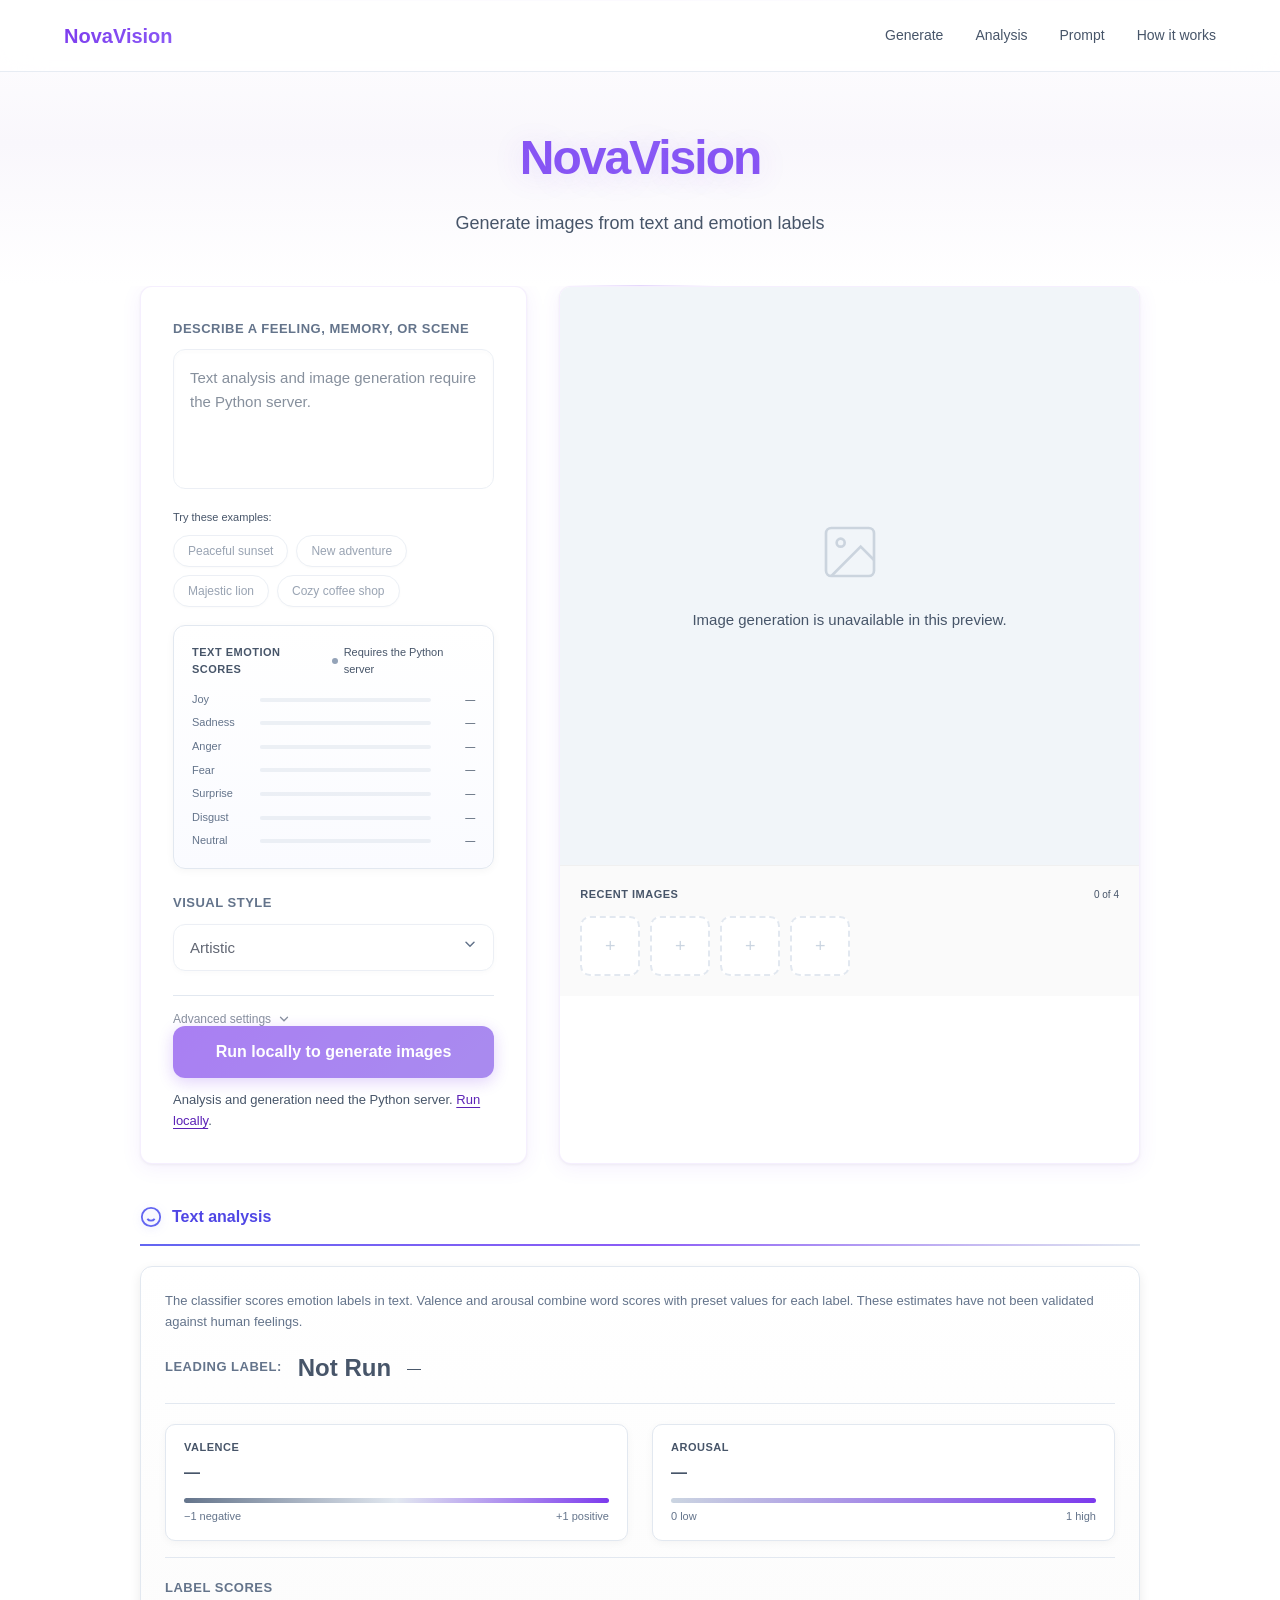
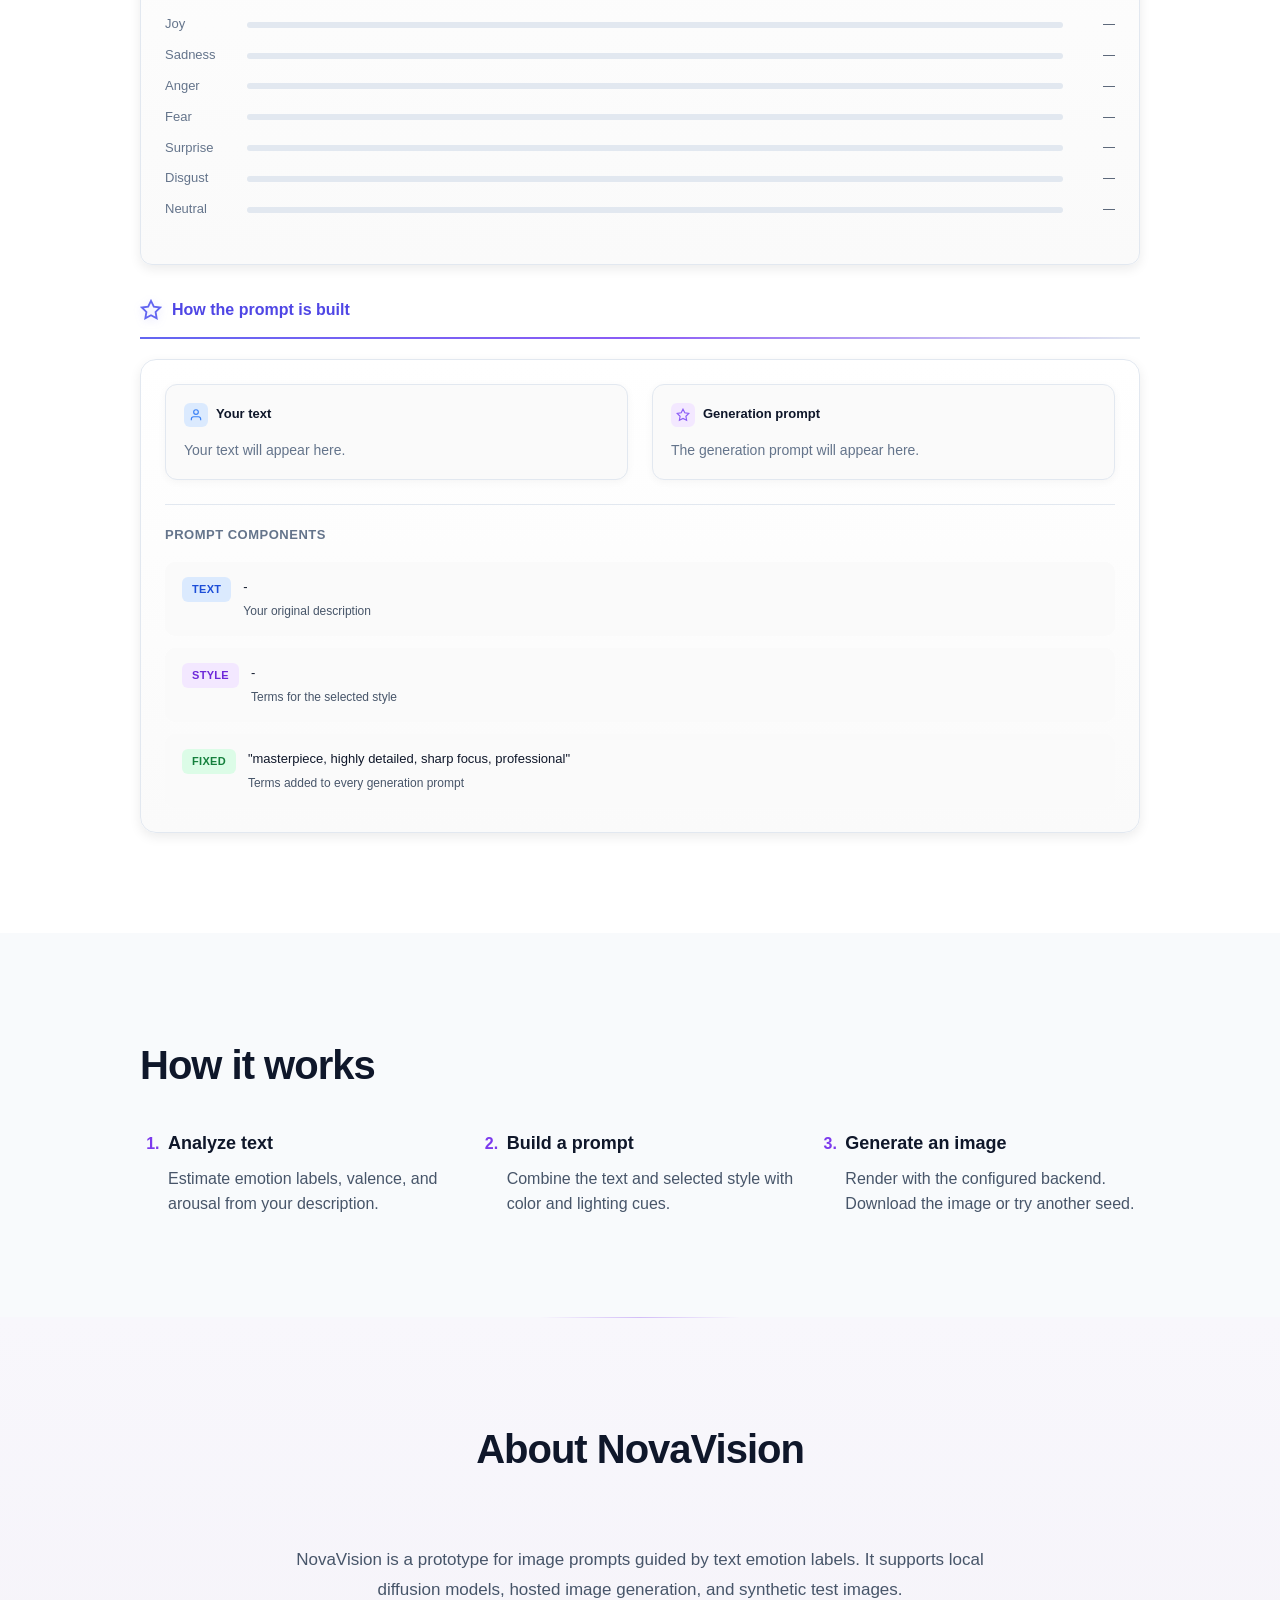
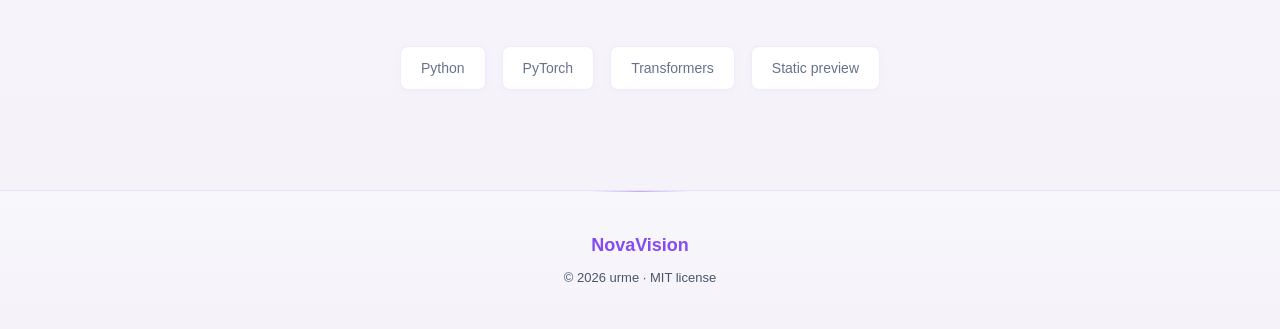
<file: docs/index.html>
<!DOCTYPE html>
<html lang="en" data-preview="true">
<head>
    <meta charset="UTF-8">
    <meta name="viewport" content="width=device-width, initial-scale=1.0">

    <meta http-equiv="Content-Security-Policy" content="default-src 'self'; script-src 'self'; style-src 'self' 'unsafe-inline'; img-src 'self' data:; connect-src 'self'; base-uri 'none'; form-action 'self'">
    <title>NovaVision - Emotion-guided image generation</title>

    <link rel="stylesheet" href="styles.css">
    <link rel="icon" href="favicon.svg" type="image/svg+xml">
</head>
<body>

    <nav id="navbar" aria-label="Main navigation">
        <div class="nav-container">
            <span class="nav-logo">NovaVision</span>
            <div class="nav-links">
                <a href="#try-it">Generate</a>
                <a href="#analysisSection">Analysis</a>
                <a href="#prompt-section">Prompt</a>
                <a href="#how-it-works">How it works</a>
            </div>
        </div>
    </nav>

    <header class="app-header">
        <h1 class="app-header-title">NovaVision</h1>
        <p class="app-header-subtitle">Generate images from text and emotion labels</p>
    </header>

    <main>

    <section id="try-it">
        <div class="section-container">
            <div class="app-container">
                <div class="app-card input-card">
                    <div class="form-group">
                        <label class="form-label" for="emotionInput">Describe a feeling, memory, or scene</label>
                        <textarea id="emotionInput" minlength="3" maxlength="4000" placeholder="For example: I feel peaceful watching the sunset."></textarea>
                        <div class="example-prompts">
                            <div class="example-prompts-label">Try these examples:</div>
                            <div class="example-chips">
                                <button class="example-chip" data-prompt="I feel peaceful watching the sunset">Peaceful sunset</button>
                                <button class="example-chip" data-prompt="Excited about starting a new adventure">New adventure</button>
                                <button class="example-chip" data-prompt="A majestic lion in the savanna">Majestic lion</button>
                                <button class="example-chip" data-prompt="Cozy coffee shop on a rainy day">Cozy coffee shop</button>
                            </div>
                        </div>
                        <div class="live-emotions">
                            <div class="live-emotions-header">
                                <span class="live-emotions-title">Text emotion scores</span>
                                <span class="live-emotions-status" id="liveStatus" role="status">
                                    <span class="dot"></span>
                                    <span id="liveStatusText">Ready</span>
                                </span>
                            </div>
                            <div class="live-emotion-bars muted" id="liveEmotionBars">
                                <div class="live-emotion-bar">
                                    <span class="live-emotion-name">Joy</span>
                                    <div class="live-emotion-track"><div class="live-emotion-fill muted"></div></div>
                                    <span class="live-emotion-value">—</span>
                                </div>
                                <div class="live-emotion-bar">
                                    <span class="live-emotion-name">Sadness</span>
                                    <div class="live-emotion-track"><div class="live-emotion-fill muted"></div></div>
                                    <span class="live-emotion-value">—</span>
                                </div>
                                <div class="live-emotion-bar">
                                    <span class="live-emotion-name">Anger</span>
                                    <div class="live-emotion-track"><div class="live-emotion-fill muted"></div></div>
                                    <span class="live-emotion-value">—</span>
                                </div>
                                <div class="live-emotion-bar">
                                    <span class="live-emotion-name">Fear</span>
                                    <div class="live-emotion-track"><div class="live-emotion-fill muted"></div></div>
                                    <span class="live-emotion-value">—</span>
                                </div>
                                <div class="live-emotion-bar">
                                    <span class="live-emotion-name">Surprise</span>
                                    <div class="live-emotion-track"><div class="live-emotion-fill muted"></div></div>
                                    <span class="live-emotion-value">—</span>
                                </div>
                                <div class="live-emotion-bar">
                                    <span class="live-emotion-name">Disgust</span>
                                    <div class="live-emotion-track"><div class="live-emotion-fill muted"></div></div>
                                    <span class="live-emotion-value">—</span>
                                </div>
                                <div class="live-emotion-bar">
                                    <span class="live-emotion-name">Neutral</span>
                                    <div class="live-emotion-track"><div class="live-emotion-fill muted"></div></div>
                                    <span class="live-emotion-value">—</span>
                                </div>
                            </div>
                            <div class="live-emotions-tip" id="liveTip">
                                <svg viewBox="0 0 24 24" fill="none" stroke="currentColor" stroke-width="2"><circle cx="12" cy="12" r="10"/><line x1="12" y1="16" x2="12" y2="12"/><line x1="12" y1="8" x2="12.01" y2="8"/></svg>
                                These scores estimate emotion labels in text.
                            </div>
                        </div>
                    </div>
                    <div class="form-group">
                        <label class="form-label" for="styleSelect">Visual style</label>
                        <div class="select-wrapper">
                            <select id="styleSelect">
                                <option value="artistic">Artistic</option>
                                <option value="nature">Nature</option>
                                <option value="abstract">Abstract</option>
                                <option value="dreamscape">Dreamscape</option>
                                <option value="photorealistic">Photorealistic</option>
                            </select>
                            <span class="select-arrow">
                                <svg width="16" height="16" viewBox="0 0 16 16" fill="none">
                                    <path d="M4 6L8 10L12 6" stroke="currentColor" stroke-width="1.5" stroke-linecap="round"/>
                                </svg>
                            </span>
                        </div>
                    </div>
                    <div class="advanced-settings">
                        <button class="advanced-toggle" id="advancedToggle" aria-expanded="false" aria-controls="advancedContent">
                            <span>Advanced settings</span>
                            <svg viewBox="0 0 16 16" fill="none">
                                <path d="M4 6L8 10L12 6" stroke="currentColor" stroke-width="1.5" stroke-linecap="round"/>
                            </svg>
                        </button>
                        <div class="advanced-content" id="advancedContent">
                            <div class="seed-control">
                                <label class="seed-label" for="seedInput">Seed:</label>
                                <input type="text" class="seed-input" id="seedInput" placeholder="Random (leave empty)">
                                <button class="copy-seed-btn" id="copySeedBtn" aria-live="polite">Copy seed</button>
                            </div>
                            <div class="seed-control">
                                <label class="seed-label" for="tokenInput">API token:</label>
                                <input type="password" class="seed-input" id="tokenInput" placeholder="Required for a public server" autocomplete="off">
                            </div>
                            <div class="used-seed-display" id="usedSeedDisplay">Last used seed: <span id="lastSeedValue">-</span></div>
                        </div>
                    </div>

                    <button class="generate-btn" id="generateBtn">
                        <span class="spinner"></span>
                        <span class="btn-text">Generate image</span>
                    </button>
                    <p class="preview-note" id="previewNotice" hidden>
                        Analysis and generation need the Python server.
                        <a href="https://github.com/urmeo/nova-vision#run">Run locally</a>.
                    </p>

                    <div class="error-display" id="errorDisplay" role="alert">
                        <div class="error-message">
                            <svg class="error-icon" viewBox="0 0 24 24" fill="none" stroke="currentColor" stroke-width="2">
                                <circle cx="12" cy="12" r="10"/>
                                <line x1="12" y1="8" x2="12" y2="12"/>
                                <line x1="12" y1="16" x2="12.01" y2="16"/>
                            </svg>
                            <div>
                                <div class="error-text" id="errorText">Generation failed. Try again.</div>
                                <div class="error-details" id="errorDetails"></div>
                            </div>
                        </div>
                        <button class="retry-btn" id="retryBtn">
                            <svg viewBox="0 0 24 24" fill="none" stroke="currentColor" stroke-width="2">
                                <polyline points="23 4 23 10 17 10"/>
                                <path d="M20.49 15a9 9 0 1 1-2.12-9.36L23 10"/>
                            </svg>
                            Try again
                        </button>
                    </div>
                </div>
                <div class="app-card output-card">
                    <p class="visually-hidden" id="generationStatus" role="status" aria-atomic="true"></p>
                    <div class="image-display" id="imageDisplay">
                        <div class="skeleton-loader" id="skeletonLoader"></div>
                        <div class="loading-overlay" id="loadingOverlay">
                            <div class="loading-spinner-large"></div>
                            <div class="loading-text">Generating image...</div>
                            <div class="loading-subtext">The server analyzes text, builds a prompt, and renders an image. Time depends on the backend and device.</div>
                        </div>
                        <div class="image-placeholder" id="placeholder">
                            <svg class="placeholder-icon" viewBox="0 0 24 24" fill="none" stroke="currentColor" stroke-width="1">
                                <rect x="3" y="3" width="18" height="18" rx="2" ry="2"/>
                                <circle cx="8.5" cy="8.5" r="1.5"/>
                                <polyline points="21 15 16 10 5 21"/>
                            </svg>
                            <p class="placeholder-text">Your image will appear here</p>
                        </div>
                        <img id="generatedImage" alt="Generated image">
                    </div>
                    <div class="generation-time" id="generationTime">
                        Generated in <span class="time-value" id="generationTimeValue">0.0</span> seconds
                    </div>

                    <div class="download-actions" id="downloadActions">
                        <button class="download-btn primary" id="downloadImageBtn">
                            <svg viewBox="0 0 24 24" fill="none" stroke="currentColor" stroke-width="2">
                                <path d="M21 15v4a2 2 0 0 1-2 2H5a2 2 0 0 1-2-2v-4"/>
                                <polyline points="7 10 12 15 17 10"/>
                                <line x1="12" y1="15" x2="12" y2="3"/>
                            </svg>
                            Download image
                        </button>
                        <button class="download-btn" id="downloadReportBtn">
                            <svg viewBox="0 0 24 24" fill="none" stroke="currentColor" stroke-width="2">
                                <path d="M14 2H6a2 2 0 0 0-2 2v16a2 2 0 0 0 2 2h12a2 2 0 0 0 2-2V8z"/>
                                <polyline points="14 2 14 8 20 8"/>
                                <line x1="16" y1="13" x2="8" y2="13"/>
                                <line x1="16" y1="17" x2="8" y2="17"/>
                            </svg>
                            Download report
                        </button>
                        <button class="regenerate-btn" id="regenerateBtn">
                            <svg viewBox="0 0 24 24" fill="none" stroke="currentColor" stroke-width="2">
                                <polyline points="23 4 23 10 17 10"/>
                                <path d="M20.49 15a9 9 0 1 1-2.12-9.36L23 10"/>
                            </svg>
                            New variation
                        </button>
                    </div>
                    <div class="image-history" id="imageHistory">
                        <div class="history-header">
                            <span class="history-title">Recent images</span>
                            <span class="history-count" id="historyCount">0 of 4</span>
                        </div>
                        <div class="history-thumbnails" id="historyThumbnails">
                            <div class="history-placeholder">+</div>
                            <div class="history-placeholder">+</div>
                            <div class="history-placeholder">+</div>
                            <div class="history-placeholder">+</div>
                        </div>
                    </div>
                </div>
            </div>
            <div class="analysis-section" id="analysisSection">
                <h2 class="analysis-header">
                    <svg viewBox="0 0 24 24" fill="none" stroke="currentColor" stroke-width="2">
                        <circle cx="12" cy="12" r="10"/>
                        <path d="M8 14s1.5 2 4 2 4-2 4-2"/>
                        <line x1="9" y1="9" x2="9.01" y2="9"/>
                        <line x1="15" y1="9" x2="15.01" y2="9"/>
                    </svg>
                    <span>Text analysis</span>
                </h2>
                <div class="analysis-content">
                    <p class="analysis-scope">The classifier scores emotion labels in text. Valence and arousal combine word scores with preset values for each label. These estimates have not been validated against human feelings.</p>

                    <div class="primary-emotion-display">
                        <span class="primary-emotion-label">Leading label:</span>
                        <span class="primary-emotion-value default" id="primaryEmotion">Not run</span>
                        <span class="primary-emotion-confidence" id="primaryConfidence">—</span>
                    </div>

                    <div class="dimension-indicators">
                        <div class="dimension-item">
                            <div class="dimension-label">Valence</div>
                            <div class="dimension-value neutral" id="valenceDisplay">—</div>
                            <div class="dimension-scale valence-scale" aria-hidden="true"></div>
                            <div class="dimension-range"><span>−1 negative</span><span>+1 positive</span></div>
                        </div>
                        <div class="dimension-item">
                            <div class="dimension-label">Arousal</div>
                            <div class="dimension-value neutral" id="arousalDisplay">—</div>
                            <div class="dimension-scale arousal-scale" aria-hidden="true"></div>
                            <div class="dimension-range"><span>0 low</span><span>1 high</span></div>
                        </div>
                    </div>

                    <div class="all-emotions-grid">
                        <h3 class="emotion-scores-label">Label scores</h3>
                        <div id="emotionBars">
                            <div class="emotion-bar">
                                <span class="emotion-name">Joy</span>
                                <div class="emotion-track"><div class="emotion-fill"></div></div>
                                <span class="emotion-value">—</span>
                            </div>
                            <div class="emotion-bar">
                                <span class="emotion-name">Sadness</span>
                                <div class="emotion-track"><div class="emotion-fill"></div></div>
                                <span class="emotion-value">—</span>
                            </div>
                            <div class="emotion-bar">
                                <span class="emotion-name">Anger</span>
                                <div class="emotion-track"><div class="emotion-fill"></div></div>
                                <span class="emotion-value">—</span>
                            </div>
                            <div class="emotion-bar">
                                <span class="emotion-name">Fear</span>
                                <div class="emotion-track"><div class="emotion-fill"></div></div>
                                <span class="emotion-value">—</span>
                            </div>
                            <div class="emotion-bar">
                                <span class="emotion-name">Surprise</span>
                                <div class="emotion-track"><div class="emotion-fill"></div></div>
                                <span class="emotion-value">—</span>
                            </div>
                            <div class="emotion-bar">
                                <span class="emotion-name">Disgust</span>
                                <div class="emotion-track"><div class="emotion-fill"></div></div>
                                <span class="emotion-value">—</span>
                            </div>
                            <div class="emotion-bar">
                                <span class="emotion-name">Neutral</span>
                                <div class="emotion-track"><div class="emotion-fill"></div></div>
                                <span class="emotion-value">—</span>
                            </div>
                        </div>
                    </div>
                </div>
            </div>

            <div class="prompt-engineering-section" id="prompt-section">
                <h2 class="prompt-engineering-header">
                    <svg viewBox="0 0 24 24" fill="none" stroke="currentColor" stroke-width="2">
                        <polygon points="12 2 15.09 8.26 22 9.27 17 14.14 18.18 21.02 12 17.77 5.82 21.02 7 14.14 2 9.27 8.91 8.26 12 2"/>
                    </svg>
                    <span>How the prompt is built</span>
                </h2>
                <div class="prompt-engineering-content">
                    <div class="prompt-comparison">
                        <div class="prompt-column">
                            <div class="prompt-column-header">
                                <div class="prompt-column-icon user">
                                    <svg viewBox="0 0 24 24" fill="none" stroke="currentColor" stroke-width="2">
                                        <path d="M20 21v-2a4 4 0 0 0-4-4H8a4 4 0 0 0-4 4v2"/>
                                        <circle cx="12" cy="7" r="4"/>
                                    </svg>
                                </div>
                                <span class="prompt-column-title">Your text</span>
                            </div>
                            <p class="prompt-column-text" id="userInputDisplay">Your text will appear here.</p>
                        </div>
                        <div class="prompt-column">
                            <div class="prompt-column-header">
                                <div class="prompt-column-icon enhanced">
                                    <svg viewBox="0 0 24 24" fill="none" stroke="currentColor" stroke-width="2">
                                        <polygon points="12 2 15.09 8.26 22 9.27 17 14.14 18.18 21.02 12 17.77 5.82 21.02 7 14.14 2 9.27 8.91 8.26 12 2"/>
                                    </svg>
                                </div>
                                <span class="prompt-column-title">Generation prompt</span>
                            </div>
                            <p class="prompt-column-text" id="enhancedPromptDisplay">The generation prompt will appear here.</p>
                        </div>
                    </div>
                    <div class="modifiers-section">
                        <div class="modifiers-title">Prompt components</div>
                        <div class="modifier-item">
                            <span class="modifier-badge user">Text</span>
                            <div class="modifier-content">
                                <div class="modifier-text" id="modUserText">-</div>
                                <div class="modifier-description">Your original description</div>
                            </div>
                        </div>
                        <div class="modifier-item">
                            <span class="modifier-badge style">Style</span>
                            <div class="modifier-content">
                                <div class="modifier-text" id="modStyleText">-</div>
                                <div class="modifier-description">Terms for the selected style</div>
                            </div>
                        </div>
                        <div class="modifier-item">
                            <span class="modifier-badge quality">Fixed</span>
                            <div class="modifier-content">
                                <div class="modifier-text">"masterpiece, highly detailed, sharp focus, professional"</div>
                                <div class="modifier-description">Terms added to every generation prompt</div>
                            </div>
                        </div>
                    </div>
                </div>
            </div>
        </div>
    </section>

    <section id="how-it-works" aria-labelledby="howItWorksTitle">
        <div class="section-container">
            <h2 class="section-title" id="howItWorksTitle">How it works</h2>
            <ol class="generation-steps">
                <li>
                    <h3>Analyze text</h3>
                    <p>Estimate emotion labels, valence, and arousal from your description.</p>
                </li>
                <li>
                    <h3>Build a prompt</h3>
                    <p>Combine the text and selected style with color and lighting cues.</p>
                </li>
                <li>
                    <h3>Generate an image</h3>
                    <p>Render with the configured backend. Download the image or try another seed.</p>
                </li>
            </ol>
        </div>
    </section>

    <section id="about">
        <div class="section-container">
            <div class="section-header">
                <h2 class="section-title">About NovaVision</h2>
            </div>
            <div class="about-content">
                <p class="about-text">
                    NovaVision is a prototype for image prompts guided by text emotion labels.
                    It supports local diffusion models, hosted image generation, and synthetic test images.
                </p>
                <div class="tech-stack">
                    <span class="tech-badge">Python</span>
                    <span class="tech-badge">PyTorch</span>
                    <span class="tech-badge">Transformers</span>
                    <span class="tech-badge" id="generationBackend">Image backend</span>
                </div>
            </div>
        </div>
    </section>
    </main>

    <footer>
        <div class="footer-logo">NovaVision</div>
        <p class="footer-copyright">&copy; 2026 urme &middot; MIT license</p>
    </footer>

    <script src="app.js" defer></script>
</body>
</html>
</file>
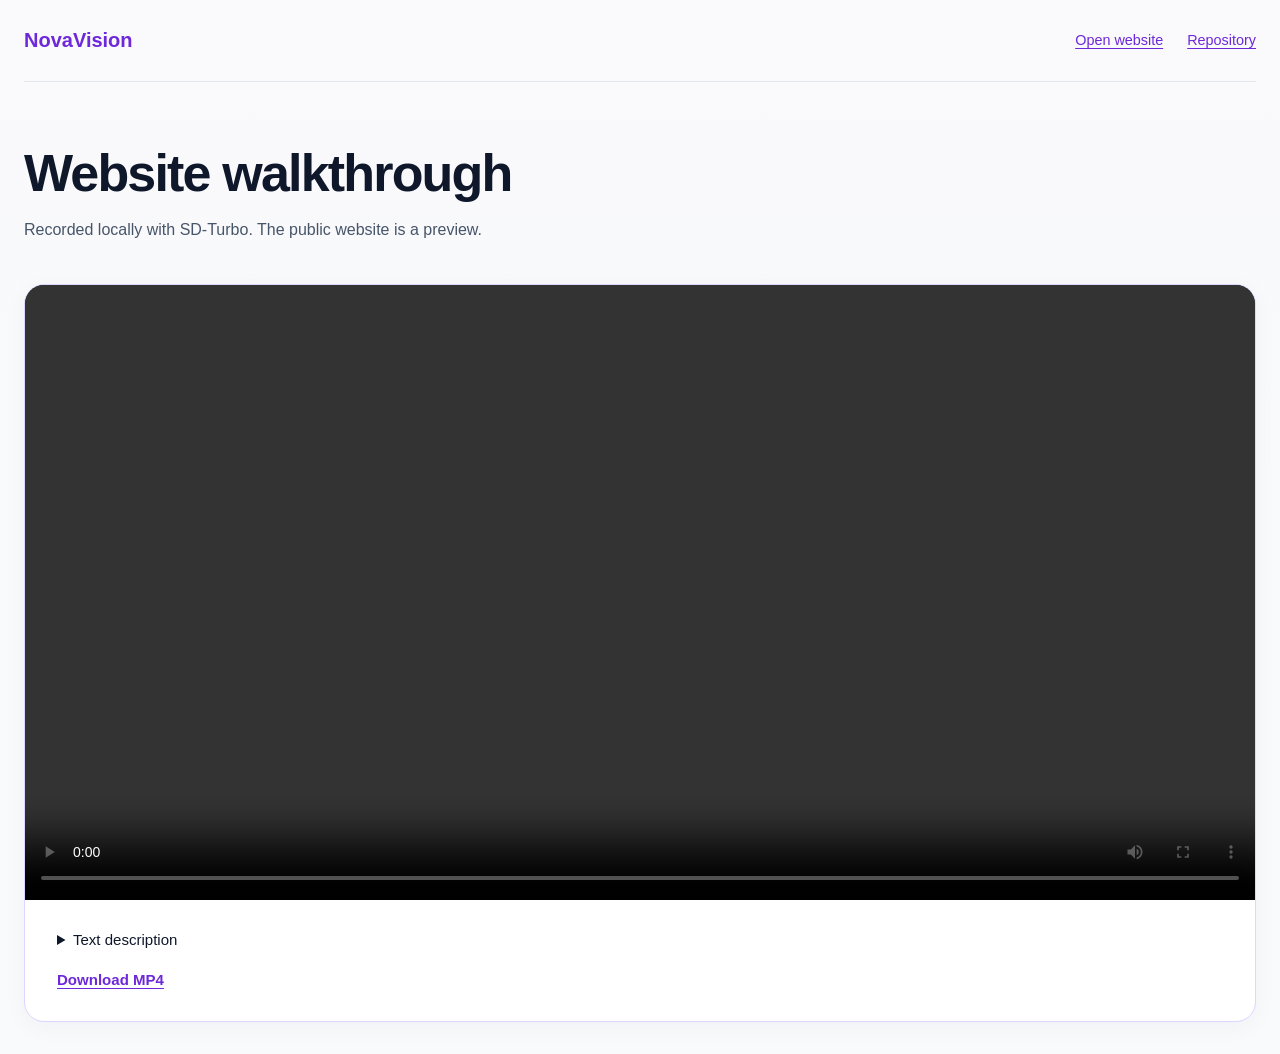
<file: docs/assets/videos.html>
<!doctype html>
<html lang="en">
  <head>
    <meta charset="utf-8">
    <meta name="viewport" content="width=device-width, initial-scale=1">
    <meta name="description" content="Watch NovaVision analyze text, build a prompt, and generate an image in the local Python app.">
    <meta name="color-scheme" content="light">
    <title>Website walkthrough · NovaVision</title>
    <link rel="stylesheet" href="videos.css">
    <link rel="icon" href="../favicon.svg" type="image/svg+xml">
  </head>
  <body>
    <a class="skip-link" href="#main">Skip to video</a>
    <header class="page-header">
      <a class="brand" href="../">NovaVision</a>
      <nav aria-label="Project links">
        <a href="../">Open website</a>
        <a href="https://github.com/urmeo/nova-vision">Repository</a>
      </nav>
    </header>

    <main id="main">
      <div class="intro">
        <h1 id="demo-heading">Website walkthrough</h1>
        <p id="demo-description">Recorded locally with SD-Turbo. The public website is a preview.</p>
      </div>

      <div class="video-card">
        <video id="demo" controls playsinline preload="metadata" width="1280" height="900" aria-labelledby="demo-heading" aria-describedby="demo-description">
          <source src="demo.mp4" type="video/mp4">
          <track kind="captions" src="demo.vtt" srclang="en" label="English descriptions" default>
          <p>Your browser cannot play this video. <a href="demo.mp4" download>Download the walkthrough</a>.</p>
        </video>
        <div class="card-details">
          <details>
            <summary>Text description</summary>
            <p>Enter text, choose a style and seed, generate an image, inspect its prompt and scores, download files, and compare variations.</p>
            <p>Recorded locally with SD-Turbo at 512 × 512, two steps, and Apple MPS with sequential CPU offloading.</p>
          </details>
          <a class="download-link" href="demo.mp4" download>Download MP4</a>
        </div>
      </div>
    </main>
  </body>
</html>
</file>
<file: docs/styles.css>
* {
    margin: 0;
    padding: 0;
    box-sizing: border-box;
}

html {
    scroll-behavior: smooth;
}

section[id],
.analysis-section[id],
.prompt-engineering-section[id] {
    scroll-margin-top: 88px;
}

::selection {
    background: rgba(124, 58, 237, 0.2);
    color: #0f172a;
}

::-moz-selection {
    background: rgba(124, 58, 237, 0.2);
    color: #0f172a;
}

body {
    font-family: -apple-system, BlinkMacSystemFont, 'Segoe UI', Roboto, Helvetica, Arial, sans-serif;
    background: linear-gradient(180deg, #faf9fc 0%, #f5f3f9 100%);
    background-attachment: fixed;
    color: #0f172a;
    line-height: 1.6;
    font-size: 16px;
    -webkit-font-smoothing: antialiased;
    -moz-osx-font-smoothing: grayscale;
}

nav {
    position: fixed;
    top: 0;
    left: 0;
    right: 0;
    height: 72px;
    background: rgba(255, 255, 255, 0.8);
    backdrop-filter: blur(20px);
    -webkit-backdrop-filter: blur(20px);
    border-bottom: 1px solid rgba(226, 232, 240, 0.8);
    z-index: 1000;
    transition: all 0.3s ease;
}

nav.scrolled {
    background: rgba(255, 255, 255, 0.95);
    box-shadow: 0 1px 3px rgba(0, 0, 0, 0.05);
}

.nav-container {
    max-width: 1200px;
    margin: 0 auto;
    padding: 0 24px;
    height: 100%;
    display: flex;
    align-items: center;
    justify-content: space-between;
}

.nav-logo {
    font-size: 20px;
    font-weight: 700;
    background: linear-gradient(135deg, #7C3AED 0%, #8b5cf6 100%);
    cursor: default;
}

.nav-links {
    display: flex;
    align-items: center;
    gap: 32px;
}

.nav-links a {
    font-size: 14px;
    font-weight: 500;
    color: #475569;
    text-decoration: none;
    transition: all 0.3s cubic-bezier(0.4, 0, 0.2, 1);
    position: relative;
    cursor: pointer;
}

.nav-links a::after {
    content: '';
    position: absolute;
    bottom: -4px;
    left: 0;
    width: 0;
    height: 2px;
    background: linear-gradient(90deg, #7C3AED, #8b5cf6);
    transition: width 0.3s cubic-bezier(0.4, 0, 0.2, 1);
    border-radius: 1px;
}

.nav-links a:hover,
.nav-links a:focus,
.nav-links a.active {
    color: #7C3AED;
}

.nav-links a:hover::after,
.nav-links a:focus::after,
.nav-links a.active::after {
    width: 100%;
}

.app-header {
    text-align: center;
    padding-top: 120px;
    padding-bottom: 48px;
    background: linear-gradient(180deg, #ffffff 0%, #f9f7fc 50%, #ffffff 100%);
    position: relative;
}

.app-header::before {
    content: '';
    position: absolute;
    top: 0;
    left: 0;
    right: 0;
    height: 1px;
    background: linear-gradient(90deg, transparent, rgba(124, 58, 237, 0.25), transparent);
}

.app-header::after {
    content: '';
    position: absolute;
    bottom: 0;
    left: 50%;
    transform: translateX(-50%);
    width: 150px;
    height: 1px;
    background: linear-gradient(90deg, transparent, rgba(124, 58, 237, 0.2), transparent);
}

.app-header-title {
    font-size: 48px;
    font-weight: 800;
    letter-spacing: -2px;
    background: linear-gradient(135deg, #7C3AED 0%, #8b5cf6 50%, #7C3AED 100%);
    margin-bottom: 12px;
    text-shadow: 0 4px 30px rgba(124, 58, 237, 0.15);
}

.app-header-subtitle {
    font-size: 18px;
    color: #475569;
}

.preview-note {
    margin-top: 12px;
    color: #475569;
    font-size: 13px;
}

.preview-note a {
    color: #5b21b6;
    text-underline-offset: 3px;
}

html[data-preview="true"] #try-it :disabled {
    cursor: default;
    opacity: 0.65;
}

section {
    padding: 100px 24px;
}

.section-container {
    max-width: 1200px;
    margin: 0 auto;
}

.section-header {
    text-align: center;
    margin-bottom: 64px;
}

.section-title {
    font-size: 40px;
    font-weight: 700;
    letter-spacing: -1px;
    margin-bottom: 16px;
}

#try-it {
    background: #fff;
    padding-top: 0;
}

.app-container {
    display: grid;
    grid-template-columns: 1fr 1.5fr;
    gap: 32px;
    max-width: 1000px;
    margin: 0 auto;
}

.app-card {
    background: #ffffff;
    border-radius: 12px;
    border: 1px solid rgba(124, 58, 237, 0.08);
    overflow: hidden;
    box-shadow: 0 4px 20px rgba(124, 58, 237, 0.08), 0 1px 3px rgba(0, 0, 0, 0.05);
    transition: all 0.3s cubic-bezier(0.4, 0, 0.2, 1);
}

.app-card:hover {
    transform: translateY(-4px);
    box-shadow: 0 12px 40px rgba(124, 58, 237, 0.15), 0 4px 12px rgba(0, 0, 0, 0.08);
    border-color: rgba(124, 58, 237, 0.12);
}

.input-card {
    padding: 32px;
}

.form-group {
    margin-bottom: 24px;
}

.form-label,
.primary-emotion-label,
.modifiers-title,
.emotion-scores-label {
    font-size: 13px;
    font-weight: 600;
    text-transform: uppercase;
    letter-spacing: 0.5px;
    color: #64748b;
}

.form-label {
    display: block;
    margin-bottom: 10px;
}

textarea,
select {
    width: 100%;
    border: 1px solid #e2e8f0;
    border-radius: 12px;
    font-family: inherit;
    font-size: 15px;
    color: #0f172a;
    background: #fff;
    transition: all 0.3s ease;
}

textarea {
    height: 140px;
    padding: 16px;
    line-height: 1.6;
    resize: none;
    cursor: text;
    box-shadow: inset 0 2px 4px rgba(0, 0, 0, 0.02);
}

textarea::placeholder,
.seed-input::placeholder {
    color: #475569;
    opacity: 1;
}

textarea:focus {
    border-color: #7C3AED;
    box-shadow: 0 0 0 4px rgba(124, 58, 237, 0.12);
}

.select-wrapper {
    position: relative;
}

select {
    padding: 14px 44px 14px 16px;
    cursor: pointer;
    appearance: none;
    box-shadow: 0 2px 6px rgba(0, 0, 0, 0.04);
}

select:hover {
    border-color: #cbd5e1;
    box-shadow: 0 4px 10px rgba(0, 0, 0, 0.06);
}

select:focus {
    border-color: #7C3AED;
    box-shadow: 0 0 0 4px rgba(124, 58, 237, 0.12), 0 4px 10px rgba(0, 0, 0, 0.06);
}

.select-arrow {
    position: absolute;
    right: 16px;
    top: 50%;
    transform: translateY(-50%);
    pointer-events: none;
    color: #64748b;
    transition: transform 0.3s cubic-bezier(0.4, 0, 0.2, 1), color 0.3s ease;
}

select:focus + .select-arrow {
    color: #7C3AED;
    transform: translateY(-50%) rotate(180deg);
}

.generate-btn {
    width: 100%;
    height: 52px;
    border: none;
    border-radius: 12px;
    background: linear-gradient(135deg, #7C3AED 0%, #7c4de8 50%, #7C3AED 100%);
    background-size: 200% 200%;
    background-position: 0% 50%;
    color: #fff;
    font-family: inherit;
    font-size: 16px;
    font-weight: 600;
    cursor: pointer;
    transition: all 0.3s cubic-bezier(0.4, 0, 0.2, 1);
    box-shadow: 0 4px 16px rgba(124, 58, 237, 0.35), 0 0 0 0 rgba(124, 58, 237, 0);
    display: flex;
    align-items: center;
    justify-content: center;
    gap: 10px;
}

.generate-btn:hover:not(:disabled) {
    transform: translateY(-2px) scale(1.02);
    box-shadow: 0 8px 28px rgba(124, 58, 237, 0.45), 0 0 0 4px rgba(124, 58, 237, 0.1);
    background-position: 100% 50%;
}

.generate-btn:active:not(:disabled) {
    transform: translateY(0) scale(0.98);
    box-shadow: 0 2px 8px rgba(124, 58, 237, 0.3);
}

.generate-btn:disabled {
    opacity: 0.85;
    cursor: not-allowed;
    transform: none;
    animation: none;
}

.generate-btn.ready {
    animation: readyPulse 2s ease-in-out infinite;
}

@keyframes readyPulse {
    0%, 100% {
        box-shadow: 0 4px 16px rgba(124, 58, 237, 0.35);
    }
    50% {
        box-shadow: 0 4px 24px rgba(124, 58, 237, 0.5), 0 0 0 6px rgba(124, 58, 237, 0.1);
    }
}

.generate-btn .spinner {
    width: 18px;
    height: 18px;
    border: 2px solid rgba(255, 255, 255, 0.3);
    border-top-color: #fff;
    border-radius: 50%;
    animation: spin 0.8s linear infinite;
    display: none;
}

.generate-btn.loading .spinner {
    display: block;
}

@keyframes spin {
    to {
        transform: rotate(360deg);
    }
}

.output-card {
    display: flex;
    flex-direction: column;
}

.image-display {
    aspect-ratio: 1;
    background: #f1f5f9;
    display: flex;
    align-items: center;
    justify-content: center;
    position: relative;
    overflow: hidden;
    transition: box-shadow 0.3s ease;
}

.image-display.generating {
    animation: pulseGlow 2s ease-in-out infinite;
}

@keyframes pulseGlow {
    0%, 100% {
        box-shadow: inset 0 0 30px rgba(99, 102, 241, 0.05);
    }
    50% {
        box-shadow: inset 0 0 50px rgba(99, 102, 241, 0.15);
    }
}

.image-display img {
    width: 100%;
    height: 100%;
    object-fit: cover;
    display: none;
    opacity: 0;
    transition: opacity 0.6s ease, transform 0.3s ease;
}

.image-display img.visible {
    display: block;
    opacity: 1;
    animation: imageReveal 0.6s ease;
}

@keyframes imageReveal {
    from {
        opacity: 0;
        transform: scale(0.95);
    }
    to {
        opacity: 1;
        transform: scale(1);
    }
}

.image-display img:hover {
    transform: scale(1.02);
}

.image-display.has-image {
    box-shadow: 0 8px 32px rgba(99, 102, 241, 0.15), 0 0 0 1px rgba(99, 102, 241, 0.1);
}

.image-placeholder {
    text-align: center;
    color: #94a3b8;
}

.placeholder-icon {
    width: 64px;
    height: 64px;
    margin-bottom: 16px;
    opacity: 0.4;
}

.placeholder-text {
    font-size: 15px;
    color: #475569;
}

.analysis-section,
.prompt-engineering-section {
    max-width: 1000px;
    margin-left: auto;
    margin-right: auto;
}

.analysis-section {
    margin-top: 40px;
    animation: fadeInUp 0.5s ease;
}

.analysis-header,
.prompt-engineering-header {
    display: flex;
    align-items: center;
    gap: 10px;
    font-size: 16px;
    font-weight: 600;
    color: #4f46e5;
    margin-bottom: 20px;
    padding-bottom: 14px;
    border-bottom: 2px solid transparent;
    background-image: linear-gradient(#fff, #fff), linear-gradient(90deg, #6366f1, #8b5cf6, #e2e8f0);
    background-origin: border-box;
    background-clip: padding-box, border-box;
}

.analysis-header svg,
.prompt-engineering-header svg {
    width: 22px;
    height: 22px;
    color: #6366f1;
    filter: drop-shadow(0 2px 4px rgba(99, 102, 241, 0.2));
}

.analysis-content,
.prompt-engineering-content {
    padding: 24px;
    background: linear-gradient(180deg, #ffffff 0%, #fafafa 100%);
    border-radius: 12px;
    border: 1px solid #e2e8f0;
    box-shadow: 0 4px 12px rgba(0, 0, 0, 0.08);
    transition: all 0.3s ease;
}

.analysis-content:hover,
.prompt-engineering-content:hover {
    box-shadow: 0 6px 20px rgba(0, 0, 0, 0.1);
}

.emotion-bar {
    display: flex;
    align-items: center;
    gap: 12px;
    margin-bottom: 10px;
}

.emotion-name {
    width: 70px;
    font-size: 13px;
    color: #64748b;
}

.emotion-track {
    flex: 1;
    height: 6px;
    background: #e2e8f0;
    border-radius: 3px;
    overflow: hidden;
}

.emotion-fill {
    width: 0;
    height: 100%;
    background: linear-gradient(90deg, #6366f1, #8b5cf6, #a78bfa);
    border-radius: 3px;
    box-shadow: 0 1px 4px rgba(99, 102, 241, 0.3);
    transition: width 0.4s cubic-bezier(0.4, 0, 0.2, 1);
}

.emotion-fill.secondary {
    background: linear-gradient(90deg, #94a3b8, #cbd5e1);
    box-shadow: none;
}

.emotion-value {
    width: 40px;
    font-size: 12px;
    color: #475569;
    text-align: right;
}

@keyframes fadeInUp {
    from {
        opacity: 0;
        transform: translateY(10px);
    }
    to {
        opacity: 1;
        transform: translateY(0);
    }
}

.primary-emotion-display {
    display: flex;
    align-items: center;
    gap: 16px;
    margin-bottom: 20px;
    padding-bottom: 16px;
    border-bottom: 1px solid #e2e8f0;
}

.primary-emotion-value {
    font-size: 24px;
    font-weight: 700;
    background: linear-gradient(135deg, #6366f1 0%, #8b5cf6 100%);
    text-transform: capitalize;
}

.primary-emotion-confidence {
    font-size: 14px;
    color: #475569;
    font-weight: 500;
}

.primary-emotion-value.default {
    background: #475569;
}

.dimension-value.neutral {
    color: #475569;
}

.dimension-indicators {
    display: flex;
    gap: 24px;
    margin-bottom: 20px;
    padding-bottom: 16px;
    border-bottom: 1px solid #e2e8f0;
}

.dimension-item {
    flex: 1;
    min-width: 0;
    padding: 14px 18px;
    background: #fff;
    border-radius: 10px;
    border: 1px solid #e2e8f0;
    box-shadow: 0 2px 8px rgba(0, 0, 0, 0.04);
    transition: all 0.3s ease;
}

.dimension-item:hover {
    box-shadow: 0 4px 12px rgba(0, 0, 0, 0.08);
    transform: translateY(-1px);
}

.dimension-label,
.live-emotions-title,
.history-title {
    font-size: 11px;
    font-weight: 600;
    text-transform: uppercase;
    letter-spacing: 0.5px;
    color: #475569;
}

.dimension-label {
    margin-bottom: 4px;
}

.dimension-value {
    font-size: 16px;
    font-weight: 600;
}

.dimension-value.positive {
    color: #15803d;
}

.dimension-value.negative {
    color: #b91c1c;
}

.dimension-value.energized {
    color: #b45309;
}

.dimension-value.calm {
    color: #1d4ed8;
}

.dimension-number {
    font-size: 12px;
    color: #475569;
    font-weight: 400;
    margin-left: 4px;
}

.dimension-scale {
    height: 5px;
    border-radius: 3px;
    margin: 12px 0 5px;
}

.valence-scale {
    background: linear-gradient(90deg, #64748b, #e2e8f0, #7c3aed);
}

.arousal-scale {
    background: linear-gradient(90deg, #cbd5e1, #7c3aed);
}

.dimension-range {
    display: flex;
    justify-content: space-between;
    gap: 8px;
    color: #64748b;
    font-size: 11px;
}

.all-emotions-grid {
    margin-bottom: 20px;
}

.live-emotions {
    margin-top: 18px;
    padding: 18px;
    background: linear-gradient(180deg, #ffffff 0%, #fafbff 100%);
    border-radius: 12px;
    border: 1px solid #e2e8f0;
    box-shadow: 0 2px 8px rgba(0, 0, 0, 0.04);
    transition: all 0.3s ease;
}

.live-emotions:hover {
    box-shadow: 0 4px 12px rgba(0, 0, 0, 0.06);
}

.live-emotions-header,
.history-header {
    display: flex;
    align-items: center;
    justify-content: space-between;
    margin-bottom: 12px;
}

.live-emotions-status {
    font-size: 11px;
    color: #475569;
    display: flex;
    align-items: center;
    gap: 6px;
    transition: color 0.3s ease;
}

.live-emotions-status .dot {
    width: 6px;
    height: 6px;
    border-radius: 50%;
    background: #94a3b8;
    transition: all 0.3s ease;
}

.live-emotions-status.analyzing .dot {
    background: #6366f1;
    animation: pulse-dot 0.8s ease-in-out infinite;
}

.live-emotions-status.analyzing {
    color: #4f46e5;
}

.live-emotions-status.active .dot {
    background: #22c55e;
}

.live-emotions-status.active {
    color: #15803d;
}

@keyframes pulse-dot {
    0%, 100% { opacity: 1; transform: scale(1); }
    50% { opacity: 0.5; transform: scale(1.2); }
}

.live-emotions-tip {
    margin-top: 12px;
    padding: 8px 12px;
    background: #fef3c7;
    border-radius: 8px;
    font-size: 11px;
    color: #92400e;
    display: none;
}

.live-emotions-tip.visible,
.skeleton-loader.active,
.generation-time.visible,
.advanced-content.open,
.used-seed-display.visible,
.error-display.visible {
    display: block;
}

.live-emotions-tip svg {
    width: 12px;
    height: 12px;
    display: inline;
    vertical-align: -2px;
    margin-right: 4px;
}

.live-emotion-bars .live-emotion-track {
    transition: opacity 0.3s ease;
}

.live-emotion-bars.muted .live-emotion-track {
    opacity: 0.6;
}

.live-emotion-bar {
    display: flex;
    align-items: center;
    gap: 8px;
    margin-bottom: 6px;
}

.live-emotion-bar:last-child {
    margin-bottom: 0;
}

.live-emotion-name {
    width: 60px;
    font-size: 11px;
    color: #64748b;
    text-transform: capitalize;
    transition: color 0.3s ease, font-weight 0.3s ease;
}

.live-emotion-name.dominant {
    color: #4f46e5;
    font-weight: 600;
}

.live-emotion-track {
    flex: 1;
    height: 4px;
    background: #e2e8f0;
    border-radius: 2px;
    overflow: hidden;
}

.live-emotion-fill {
    width: 2px;
    height: 100%;
    min-width: 2px;
    background: linear-gradient(90deg, #94a3b8, #cbd5e1);
    border-radius: 2px;
    transition: width 0.4s cubic-bezier(0.4, 0, 0.2, 1), background 0.3s ease, box-shadow 0.3s ease;
}

.live-emotion-fill.primary {
    background: linear-gradient(90deg, #6366f1, #8b5cf6, #a78bfa);
    box-shadow: 0 1px 4px rgba(99, 102, 241, 0.4);
}

.live-emotion-fill.muted {
    background: #e2e8f0;
    box-shadow: none;
}

.live-emotion-value {
    width: 36px;
    font-size: 10px;
    color: #475569;
    text-align: right;
    font-weight: 500;
}

.download-actions {
    display: none;
    flex-wrap: wrap;
    gap: 12px;
    padding: 16px;
    border-top: 1px solid #e2e8f0;
    background: linear-gradient(180deg, #fafafa 0%, #f5f5f7 100%);
}

.download-actions.visible {
    display: flex;
    animation: fadeInUp 0.3s ease;
}

.skeleton-loader {
    position: absolute;
    inset: 0;
    background: linear-gradient(90deg, #f1f5f9 0%, #e2e8f0 50%, #f1f5f9 100%);
    background-size: 200% 100%;
    animation: skeleton-shimmer 1.5s ease-in-out infinite;
    display: none;
}

@keyframes skeleton-shimmer {
    0% { background-position: 200% 0; }
    100% { background-position: -200% 0; }
}

.loading-overlay {
    position: absolute;
    inset: 0;
    background: rgba(250, 250, 250, 0.92);
    backdrop-filter: blur(4px);
    display: none;
    flex-direction: column;
    align-items: center;
    justify-content: center;
    gap: 16px;
    z-index: 10;
}

.loading-overlay.active {
    display: flex;
    animation: fadeIn 0.3s ease;
}

@keyframes fadeIn {
    from { opacity: 0; }
    to { opacity: 1; }
}

.loading-spinner-large {
    width: 48px;
    height: 48px;
    border: 3px solid #e2e8f0;
    border-top-color: #6366f1;
    border-right-color: #8b5cf6;
    border-radius: 50%;
    animation: spin 0.8s linear infinite;
    box-shadow: 0 0 20px rgba(99, 102, 241, 0.2);
}

.loading-text {
    font-size: 14px;
    color: #475569;
    font-weight: 500;
}

.loading-subtext {
    font-size: 12px;
    color: #475569;
}

.generation-time {
    display: none;
    text-align: center;
    padding: 10px 16px;
    font-size: 12px;
    color: #475569;
    background: linear-gradient(180deg, #f8fafc 0%, #f1f5f9 100%);
    border-top: 1px solid #e2e8f0;
}

.generation-time.visible {
    animation: fadeInUp 0.3s ease;
}

.generation-time .time-value {
    font-weight: 600;
    color: #4f46e5;
}

.regenerate-btn,
.download-btn {
    display: flex;
    align-items: center;
    justify-content: center;
    gap: 8px;
    padding: 12px 16px;
    border: 1px solid #e2e8f0;
    border-radius: 10px;
    background: #fff;
    font-family: inherit;
    font-size: 13px;
    font-weight: 500;
    color: #64748b;
    cursor: pointer;
    transition: all 0.3s ease;
    box-shadow: 0 2px 6px rgba(0, 0, 0, 0.04);
}

.regenerate-btn {
    flex-grow: 1;
    gap: 6px;
}

.regenerate-btn:hover,
.download-btn:hover {
    border-color: #6366f1;
    color: #4f46e5;
    box-shadow: 0 6px 16px rgba(99, 102, 241, 0.2);
    transform: translateY(-2px);
}

.regenerate-btn:hover svg {
    animation: spin 0.6s ease;
}

.regenerate-btn svg,
.download-btn svg {
    width: 16px;
    height: 16px;
}

.example-prompts {
    margin-top: 12px;
}

.example-prompts-label {
    font-size: 11px;
    font-weight: 500;
    color: #475569;
    margin-bottom: 8px;
}

.example-chips {
    display: flex;
    flex-wrap: wrap;
    gap: 8px;
}

.example-chip {
    padding: 8px 14px;
    background: #fff;
    border: 1px solid #e2e8f0;
    border-radius: 20px;
    font-family: inherit;
    font-size: 12px;
    color: #64748b;
    cursor: pointer;
    transition: all 0.3s cubic-bezier(0.4, 0, 0.2, 1);
    white-space: nowrap;
    box-shadow: 0 1px 3px rgba(0, 0, 0, 0.04);
}

.example-chip:hover {
    border-color: #6366f1;
    color: #4f46e5;
    background: #f5f3ff;
    box-shadow: 0 4px 12px rgba(99, 102, 241, 0.15);
    transform: translateY(-2px);
}

.regenerate-btn:active,
.download-btn:active,
.example-chip:active {
    transform: translateY(0) scale(0.98);
}

.advanced-settings {
    margin-top: 16px;
    border-top: 1px solid #e2e8f0;
    padding-top: 16px;
}

.advanced-toggle {
    display: flex;
    align-items: center;
    gap: 6px;
    font-size: 12px;
    font-weight: 500;
    color: #475569;
    cursor: pointer;
    background: none;
    border: none;
    font-family: inherit;
    transition: color 0.3s ease;
}

.advanced-toggle:hover {
    color: #4f46e5;
}

.advanced-toggle svg {
    width: 14px;
    height: 14px;
    transition: transform 0.3s ease;
}

.advanced-toggle.open svg {
    transform: rotate(180deg);
}

.advanced-content {
    display: none;
    margin-top: 12px;
    padding: 12px;
    background: #fff;
    border: 1px solid #e2e8f0;
    border-radius: 10px;
}

.seed-control {
    display: flex;
    align-items: center;
    gap: 12px;
}

.seed-label {
    font-size: 12px;
    font-weight: 500;
    color: #64748b;
    white-space: nowrap;
}

.seed-input,
.copy-seed-btn {
    padding: 8px 12px;
    border: 1px solid #e2e8f0;
    border-radius: 8px;
    font-family: inherit;
    transition: all 0.3s ease;
}

.seed-input {
    flex: 1;
    min-width: 0;
    font-size: 13px;
    color: #0f172a;
}

.seed-input:focus {
    border-color: #6366f1;
    box-shadow: 0 0 0 3px rgba(99, 102, 241, 0.1);
}

.copy-seed-btn {
    background: #fff;
    font-size: 11px;
    font-weight: 500;
    color: #64748b;
    cursor: pointer;
}

.copy-seed-btn:hover {
    border-color: #6366f1;
    color: #4f46e5;
}

.copy-seed-btn.copied {
    background: #dcfce7;
    border-color: #22c55e;
    color: #15803d;
}

.used-seed-display {
    margin-top: 8px;
    font-size: 11px;
    color: #475569;
    display: none;
}

.used-seed-display span {
    font-weight: 600;
    color: #4f46e5;
}

.error-display {
    display: none;
    padding: 16px;
    background: #fef2f2;
    border: 1px solid #fecaca;
    border-radius: 12px;
    margin-top: 16px;
}

.error-display.visible {
    animation: shake 0.4s ease;
}

@keyframes shake {
    0%, 100% { transform: translateX(0); }
    25% { transform: translateX(-5px); }
    75% { transform: translateX(5px); }
}

.error-message {
    display: flex;
    align-items: flex-start;
    gap: 12px;
    margin-bottom: 12px;
}

.error-icon {
    width: 20px;
    height: 20px;
    color: #ef4444;
    flex-shrink: 0;
}

.error-text {
    font-size: 14px;
    color: #991b1b;
    font-weight: 500;
}

.error-details {
    font-size: 12px;
    color: #b91c1c;
    margin-top: 4px;
}

.retry-btn {
    display: inline-flex;
    align-items: center;
    gap: 6px;
    padding: 8px 16px;
    background: #dc2626;
    border: none;
    border-radius: 8px;
    font-family: inherit;
    font-size: 13px;
    font-weight: 500;
    color: #fff;
    cursor: pointer;
    transition: all 0.3s ease;
}

.retry-btn:hover {
    background: #b91c1c;
    box-shadow: 0 4px 12px rgba(239, 68, 68, 0.3);
}

.retry-btn svg {
    width: 14px;
    height: 14px;
}

.image-history {
    padding: 20px;
    border-top: 1px solid #f0f0f0;
    background: #fafafa;
}

.history-count {
    font-size: 10px;
    color: #475569;
}

.history-thumbnails {
    display: flex;
    flex-wrap: wrap;
    gap: 10px;
    min-height: 60px;
}

.history-placeholder {
    width: 60px;
    height: 60px;
    border-radius: 10px;
    border: 2px dashed #e2e8f0;
    background: #fff;
    display: flex;
    align-items: center;
    justify-content: center;
    color: #cbd5e1;
    font-size: 18px;
    transition: all 0.3s ease;
}

.history-placeholder:hover {
    border-color: #cbd5e1;
    background: #f8fafc;
}

.history-thumbnail {
    width: 60px;
    height: 60px;
    border-radius: 10px;
    overflow: hidden;
    cursor: pointer;
    border: 2px solid transparent;
    padding: 0;
    background: transparent;
    transition: all 0.3s cubic-bezier(0.4, 0, 0.2, 1);
    position: relative;
    box-shadow: 0 2px 6px rgba(0, 0, 0, 0.08);
    flex-shrink: 0;
}

.history-thumbnail:hover {
    border-color: #7C3AED;
    transform: scale(1.05);
    box-shadow: 0 4px 12px rgba(124, 58, 237, 0.2);
}

.history-thumbnail.active {
    border-color: #7C3AED;
    box-shadow: 0 0 0 3px rgba(124, 58, 237, 0.15);
}

.history-thumbnail img {
    display: block;
    width: 100%;
    height: 100%;
    object-fit: cover;
}

.download-btn {
    flex: 1;
}

.download-btn svg {
    transition: transform 0.3s ease;
}

.download-btn:hover svg {
    transform: translateY(1px);
}

.download-btn.primary {
    background: linear-gradient(135deg, #4f46e5 0%, #7c4de8 100%);
    border: none;
    color: #fff;
    box-shadow: 0 4px 12px rgba(99, 102, 241, 0.3);
}

.download-btn.primary:hover {
    box-shadow: 0 6px 20px rgba(99, 102, 241, 0.45);
}

.prompt-engineering-section {
    margin-top: 32px;
    animation: fadeInUp 0.5s ease 0.1s both;
}

.prompt-engineering-content {
    border-radius: 16px;
}

.prompt-comparison {
    display: grid;
    grid-template-columns: 1fr 1fr;
    gap: 24px;
    margin-bottom: 24px;
}

.prompt-column {
    padding: 18px;
    background: #fafafa;
    border-radius: 12px;
    border: 1px solid #e2e8f0;
    box-shadow: 0 2px 8px rgba(0, 0, 0, 0.04);
    transition: all 0.3s ease;
}

.prompt-column:hover {
    box-shadow: 0 4px 16px rgba(0, 0, 0, 0.08);
    transform: translateY(-2px);
}

.prompt-column-header {
    display: flex;
    align-items: center;
    gap: 8px;
    margin-bottom: 12px;
}

.prompt-column-icon {
    width: 24px;
    height: 24px;
    border-radius: 6px;
    display: flex;
    align-items: center;
    justify-content: center;
}

.prompt-column-icon.user {
    background: #dbeafe;
    color: #3b82f6;
}

.prompt-column-icon.enhanced {
    background: #f3e8ff;
    color: #8b5cf6;
}

.prompt-column-icon svg {
    width: 14px;
    height: 14px;
}

.prompt-column-title {
    font-size: 13px;
    font-weight: 600;
}

.prompt-column-text {
    font-size: 14px;
    color: #64748b;
    word-break: break-word;
}

.modifiers-section {
    padding-top: 20px;
    border-top: 1px solid #e2e8f0;
}

.modifiers-title,
.emotion-scores-label {
    margin-bottom: 16px;
}

.modifier-item {
    display: flex;
    align-items: flex-start;
    gap: 12px;
    padding: 14px 16px;
    background: #fafafa;
    border-radius: 10px;
    margin-bottom: 12px;
    border: 1px solid transparent;
    transition: all 0.3s ease;
}

.modifier-item:hover {
    background: #f5f5ff;
    border-color: rgba(99, 102, 241, 0.1);
    box-shadow: 0 2px 8px rgba(99, 102, 241, 0.06);
}

.modifier-item:last-child {
    margin-bottom: 0;
}

.modifier-badge {
    padding: 4px 10px;
    border-radius: 6px;
    font-size: 11px;
    font-weight: 600;
    text-transform: uppercase;
    letter-spacing: 0.3px;
    white-space: nowrap;
}

.modifier-badge.style {
    background: #f3e8ff;
    color: #6d28d9;
}

.modifier-badge.quality {
    background: #dcfce7;
    color: #15803d;
}

.modifier-badge.user {
    background: #dbeafe;
    color: #1d4ed8;
}

.modifier-content {
    flex: 1;
    min-width: 0;
    overflow-wrap: anywhere;
}

.modifier-text {
    font-size: 13px;
    font-weight: 500;
    margin-bottom: 4px;
}

.modifier-description {
    font-size: 12px;
    color: #475569;
}

@media (max-width: 768px) {
    .prompt-comparison {
        grid-template-columns: 1fr;
    }
}

#how-it-works {
    background: #f8fafc;
}

#how-it-works .section-container {
    max-width: 1000px;
}

#how-it-works .section-title {
    margin-bottom: 32px;
}

.generation-steps {
    display: grid;
    grid-template-columns: repeat(auto-fit, minmax(min(100%, 240px), 1fr));
    gap: 24px 40px;
    padding-left: 24px;
}

.generation-steps li {
    padding-left: 4px;
}

.generation-steps li::marker {
    color: #7c3aed;
    font-weight: 600;
}

.generation-steps h3 {
    font-size: 18px;
    margin-bottom: 8px;
}

.generation-steps p {
    color: #475569;
}

.visually-hidden {
    position: absolute;
    width: 1px;
    height: 1px;
    padding: 0;
    margin: -1px;
    overflow: hidden;
    clip-path: inset(50%);
    white-space: nowrap;
    border: 0;
}

#about::before {
    content: '';
    position: absolute;
    top: 0;
    left: 50%;
    transform: translateX(-50%);
    width: 200px;
    height: 1px;
    background: linear-gradient(90deg, transparent, rgba(124, 58, 237, 0.3), transparent);
}

#about {
    background: linear-gradient(180deg, #f8f7fc 0%, #f5f3f9 100%);
    position: relative;
}

.about-content {
    max-width: 700px;
    margin: 0 auto;
    text-align: center;
}

.about-text {
    font-size: 17px;
    color: #475569;
    line-height: 1.8;
    margin-bottom: 40px;
}

.tech-stack {
    display: flex;
    justify-content: center;
    gap: 16px;
    flex-wrap: wrap;
}

.tech-badge {
    padding: 10px 20px;
    background: #fff;
    border: 1px solid rgba(124, 58, 237, 0.1);
    border-radius: 8px;
    font-size: 14px;
    font-weight: 500;
    color: #64748b;
    transition: all 0.3s cubic-bezier(0.4, 0, 0.2, 1);
    cursor: default;
    box-shadow: 0 2px 8px rgba(124, 58, 237, 0.04);
}

.tech-badge:hover {
    border-color: rgba(124, 58, 237, 0.3);
    color: #7C3AED;
    background: rgba(124, 58, 237, 0.03);
    box-shadow: 0 4px 16px rgba(124, 58, 237, 0.12);
    transform: translateY(-2px);
}

footer {
    background: linear-gradient(180deg, #f8f7fc 0%, #f5f3f9 100%);
    padding: 40px 24px;
    text-align: center;
    border-top: 1px solid rgba(124, 58, 237, 0.1);
    position: relative;
}

footer::before {
    content: '';
    position: absolute;
    top: 0;
    left: 50%;
    transform: translateX(-50%);
    width: 100px;
    height: 1px;
    background: linear-gradient(90deg, transparent, rgba(124, 58, 237, 0.4), transparent);
}

.footer-logo {
    font-size: 18px;
    font-weight: 600;
    background: linear-gradient(135deg, #7C3AED, #8b5cf6);
    margin-bottom: 8px;
}

.nav-logo,
.app-header-title,
.primary-emotion-value,
.primary-emotion-value.default,
.footer-logo {
    -webkit-background-clip: text;
    -webkit-text-fill-color: transparent;
    background-clip: text;
}

.footer-copyright {
    font-size: 13px;
    color: #475569;
}

*:focus-visible {
    outline: 2px solid rgba(124, 58, 237, 0.5);
    outline-offset: 2px;
}

@media (max-width: 968px) {
    .app-container {
        grid-template-columns: 1fr;
    }
}

@media (max-width: 768px) {
    .nav-container {
        flex-direction: column;
        justify-content: center;
        gap: 2px;
    }

    .nav-links {
        gap: 12px;
    }

    .nav-links a {
        font-size: 13px;
        line-height: 24px;
        white-space: nowrap;
    }

    .dimension-indicators {
        flex-direction: column;
        gap: 12px;
    }

    .app-header-title {
        font-size: 36px;
    }

    .app-header-subtitle {
        font-size: 16px;
    }

    .section-title {
        font-size: 32px;
    }

    section {
        padding: 64px 20px;
    }
}

.analysis-scope {
    font-size: 13px;
    color: #64748b;
    margin-bottom: 16px;
}

@media (prefers-reduced-motion: reduce) {
    html {
        scroll-behavior: auto;
    }

    *,
    *::before,
    *::after {
        animation: none !important;
        transition: none !important;
    }
}
</file>
<file: docs/assets/videos.css>
:root {
  color-scheme: light;
  font-family: -apple-system, BlinkMacSystemFont, "Segoe UI", Roboto, Helvetica, Arial, sans-serif;
  color: #0f172a;
  background: #f8fafc;
  font-synthesis: none;
  text-rendering: optimizeLegibility;
  -webkit-font-smoothing: antialiased;
}

* {
  box-sizing: border-box;
}

body {
  margin: 0;
  line-height: 1.65;
  background: linear-gradient(180deg, #faf9fc, #f8fafc 34rem);
}

a {
  color: #6d28d9;
  text-underline-offset: 0.22em;
}

a:hover {
  color: #4c1d95;
}

:focus-visible {
  outline: 3px solid #7c3aed;
  outline-offset: 5px;
  border-radius: 3px;
}

.skip-link {
  position: absolute;
  left: 1rem;
  top: 1rem;
  z-index: 1;
  padding: 0.6rem 1rem;
  background: #fff;
  transform: translateY(-200%);
}

.skip-link:focus {
  transform: none;
}

.page-header,
main {
  width: min(100% - 3rem, 80rem);
  margin-inline: auto;
}

.page-header {
  display: flex;
  align-items: center;
  justify-content: space-between;
  flex-wrap: wrap;
  gap: 1rem 2rem;
  padding-block: 1.5rem;
  border-bottom: 1px solid #e2e8f0;
}

.brand {
  font-size: 1.25rem;
  font-weight: 750;
  text-decoration: none;
}

nav {
  display: flex;
  flex-wrap: wrap;
  gap: 0.6rem 1.5rem;
}

.page-header nav {
  font-size: 0.9rem;
}

.intro {
  max-width: 45rem;
  padding-block: 3.75rem 2.5rem;
}

h1 {
  margin: 0 0 0.8rem;
  font-weight: 750;
  line-height: 1.2;
  letter-spacing: -0.035em;
  font-size: clamp(2rem, 5vw, 3.25rem);
}

p {
  margin: 0;
  color: #475569;
}

.video-card {
  overflow: hidden;
  margin-bottom: 2rem;
  border: 1px solid #ddd6fe;
  border-radius: 1.25rem;
  background: #fff;
  box-shadow: 0 5px 24px rgb(15 23 42 / 4%);
}

video {
  display: block;
  width: 100%;
  height: auto;
  object-fit: contain;
  background: #0f172a;
}

video:focus-visible {
  outline-offset: -4px;
}

.card-details {
  display: grid;
  gap: 1rem;
  padding: 1.75rem 2rem;
  font-size: 0.94rem;
}

summary {
  cursor: pointer;
}

details p {
  margin-top: 0.75rem;
}

.download-link {
  justify-self: start;
  font-weight: 600;
}

@media (max-width: 600px) {
  .page-header,
  main {
    width: min(100% - 2rem, 80rem);
  }

  .page-header {
    align-items: flex-start;
    flex-direction: column;
    gap: 0.6rem;
    padding-block: 1rem;
  }

  .intro {
    padding-block: 2.25rem 1.75rem;
  }

  .card-details {
    padding: 1.25rem;
  }

  .video-card {
    border-radius: 0.9rem;
  }
}
</file>
